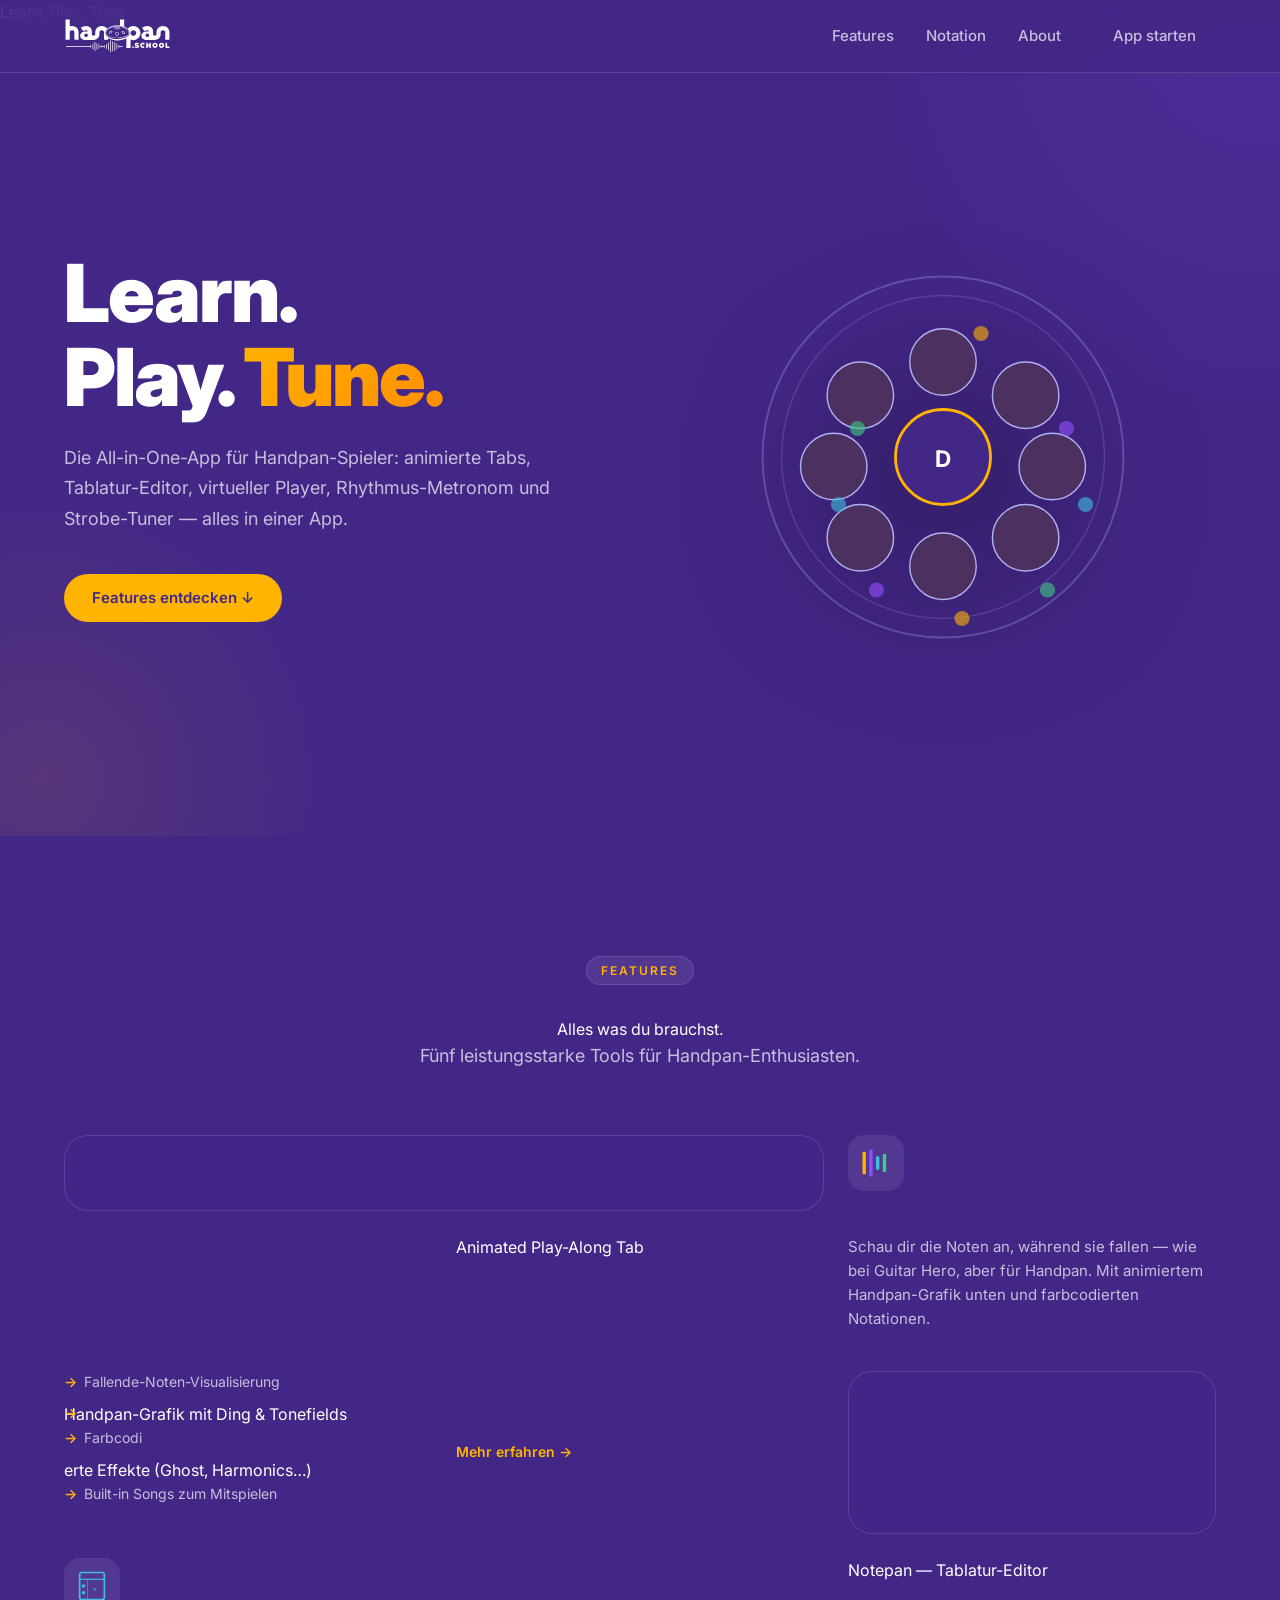
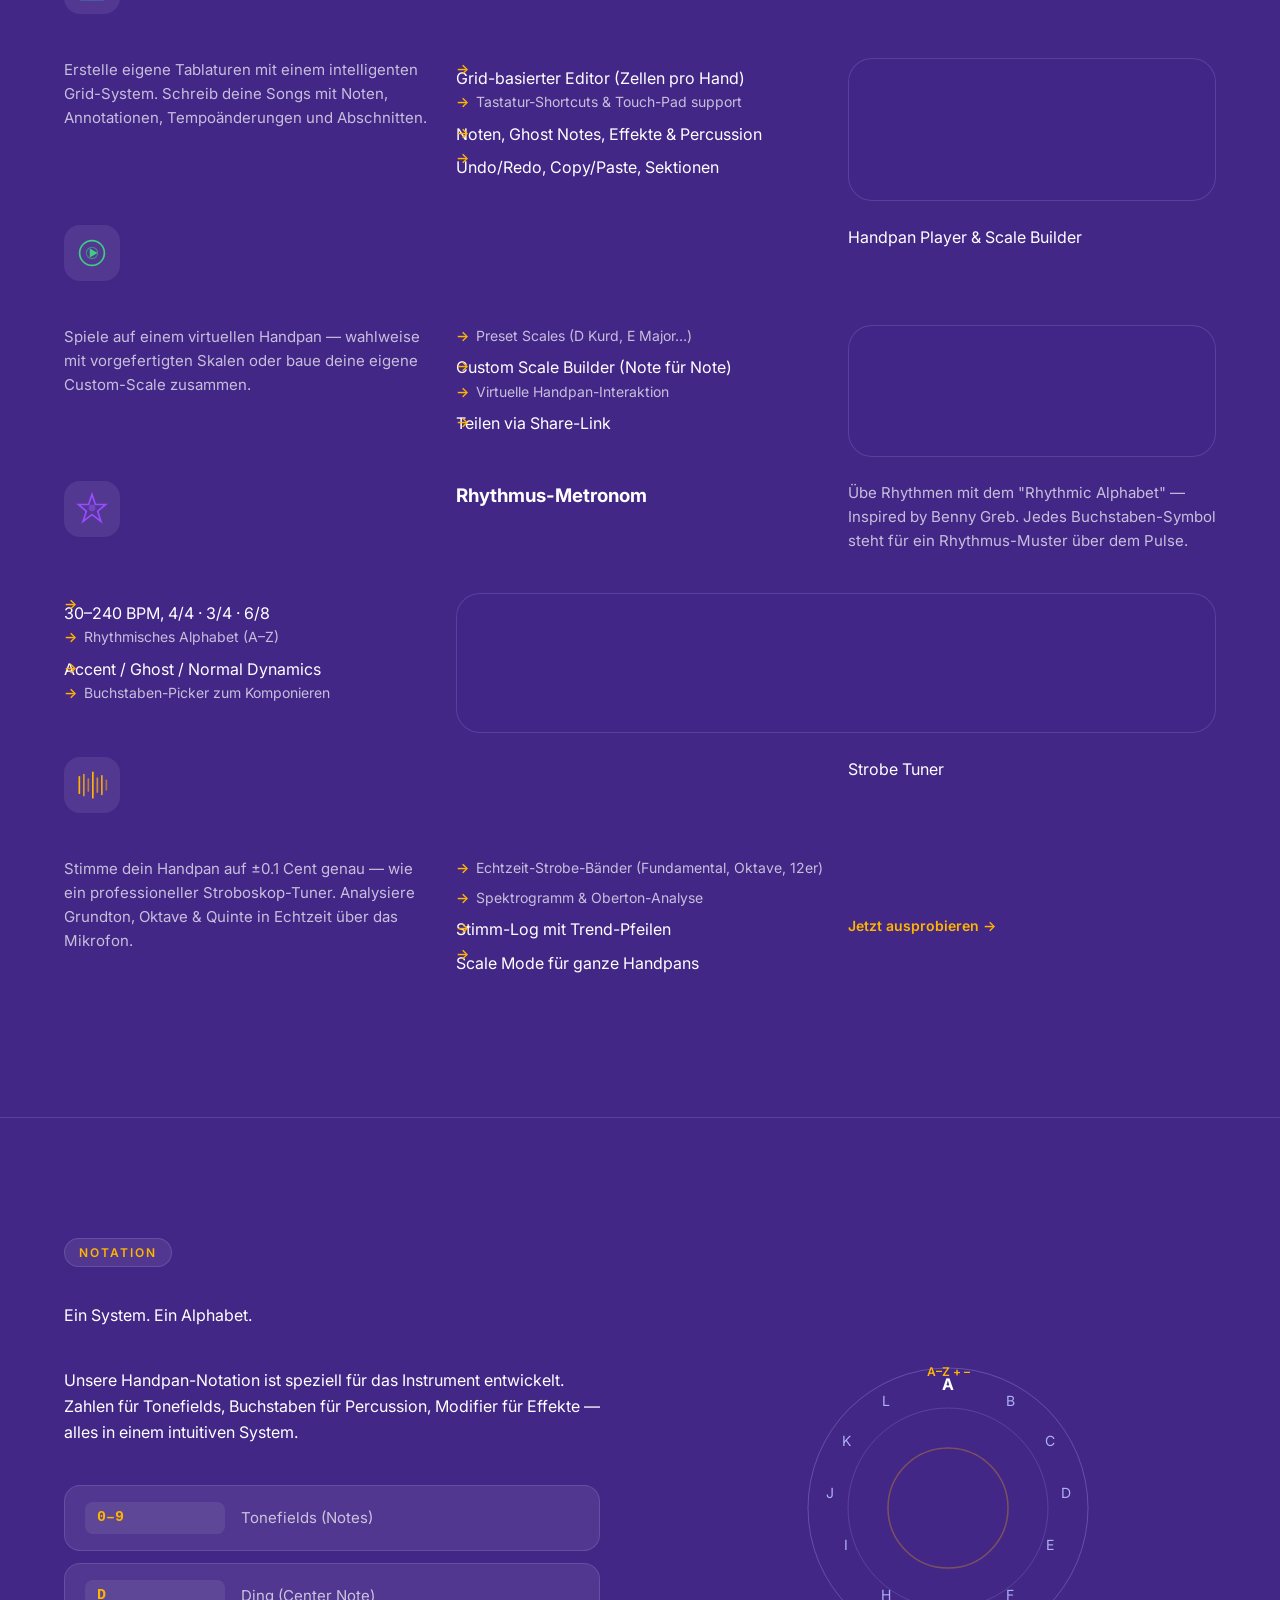
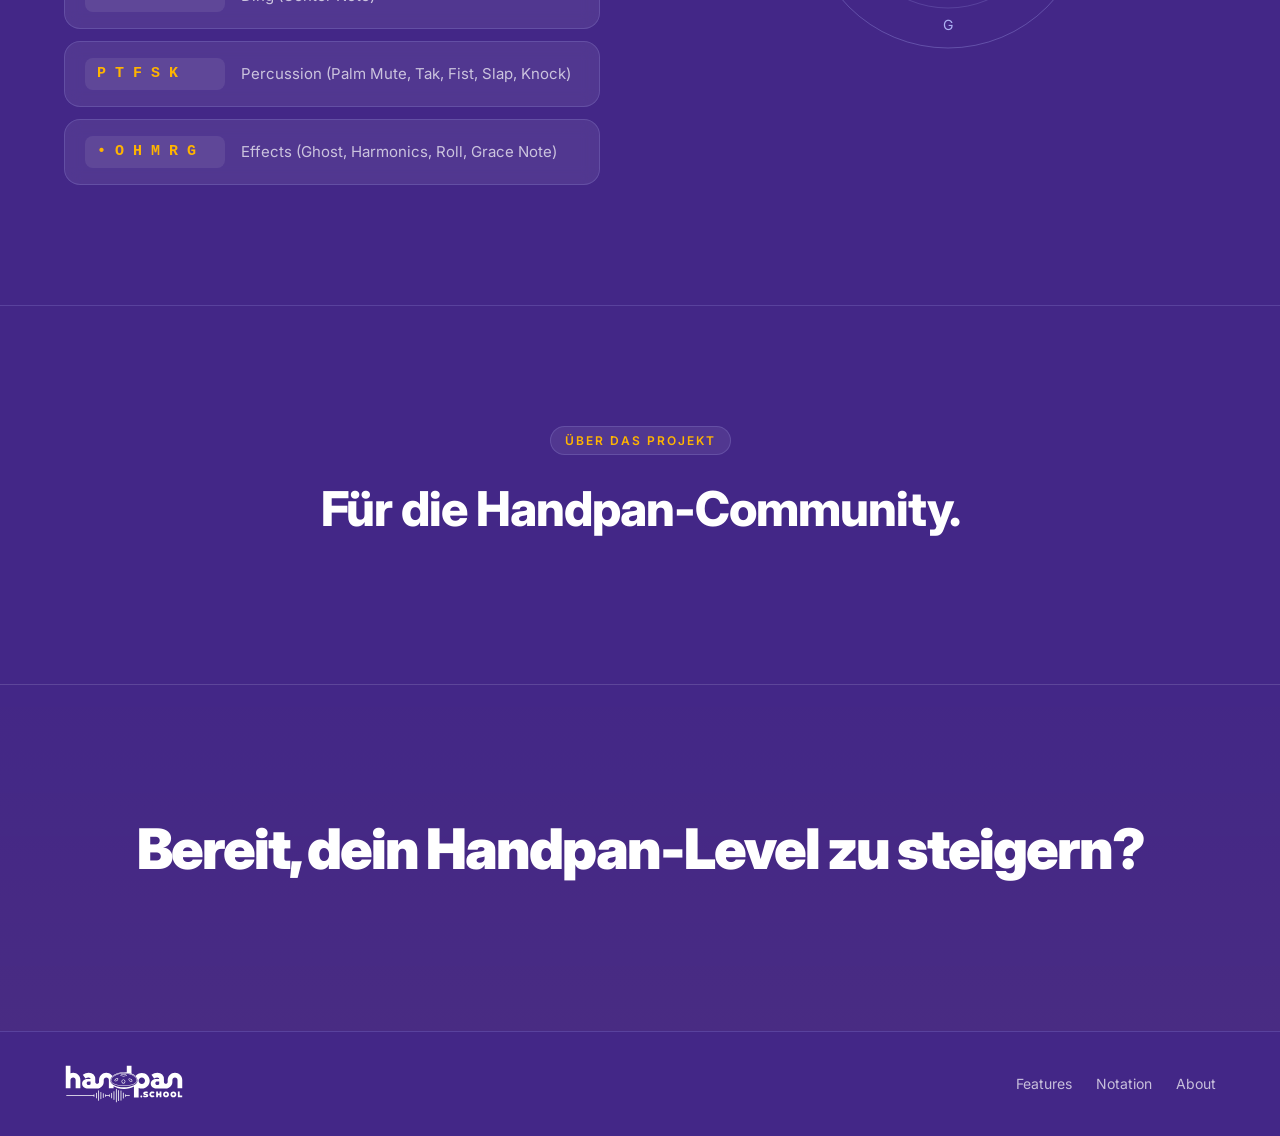
<file: index.html>
<!DOCTYPE html>
<html lang="de">
  <head>
    <meta charset="UTF-8" />
    <meta name="viewport" content="width=device-width, initial-scale=1.0" />
    <title>handpan.school —</title> Learn, Play, Tune</title>
    <link rel="stylesheet" href="style.css" />
    <link rel="preconnect" href="https://fonts.googleapis.com" />
    <link rel="preconnect" href="https://fonts.gstatic.com" crossorigin />
    <link
      href="https://fonts.googleapis.com/css2?family=Inter:wght@400;500;600;700;800;900&display=swap"
      rel="stylesheet"
    />
  </head>
  <body></body>
    <!-- ===== NAVBAR ===== -->
    <nav class="navbar">
      <div class="container nav-inner">
        <a href="#" class="nav-logo">
          <img
            src="assets/logo-white.svg"
            alt="handpan.school Logo"
            width="140"
            height="60"
            loading="eager"
          />
        </a>
        <button
          class="nav-toggle"
          id="navToggle"
          aria-label="Toggle menu"
        >
          <span></span><span></span><span></span>
        </button>
        <ul class="nav-links" id="navLinks">
          <li><a href="#features">Features</a></li>
          <li><a href="#notation">Notation</a></li>
          <li><a href="#about">About</a></li>
          <li><a href="#app" class="btn btn-sm">App starten</a></li>
        </ul>
      </div>
    </nav>

    <!-- ===== HERO ===== -->
    <header class="hero" id="hero">
      <div class="container hero-inner">
        <div class="hero-content">

          <h1 class="hero-title">
            Learn.<br />
            Play. <span class="highlight">Tune.</span>
          </h1>
          <p class="hero-subtitle">
            Die All-in-One-App für Handpan-Spieler: animierte Tabs, Tablatur-Editor, virtueller Player, Rhythmus-Metronom und Strobe-Tuner — alles in einer App.
          </p>
          <div class="hero-actions">
            <a href="#features" class="btn btn-primary">Features entdecken ↓</a>
          </div>
          <div class="hero-stats">


          </div>
        </div>
        <div class="hero-visual">
          <!-- Animated wave circles representing handpan -->
          <div class="handpan-graphic">
            <svg viewBox="0 0 400 400" fill="none" xmlns="http://www.w3.org/2000/svg">
              <!-- Outer circle -->
              <circle cx="200" cy="200" r="190" stroke="#ADB1F3" stroke-width="2" opacity="0.3" />
              <circle cx="200" cy="200" r="170" stroke="#ADB1F3" stroke-width="1.5" opacity="0.2" />
              
              <!-- Ding (center) -->
              <circle cx="200" cy="200" r="50" fill="#432787" stroke="#FFB400" stroke-width="3" />
              <text x="200" y="210" text-anchor="middle" fill="#FFFFFF" font-size="24" font-weight="bold">D</text>
              
              <!-- Tone fields around -->
              <circle cx="200" cy="100" r="35" fill="#4B3060" stroke="#ADB1F3" stroke-width="1.5" class="tone-field anim-pulse-1" />
              <circle cx="287" cy="135" r="35" fill="#4B3060" stroke="#ADB1F3" stroke-width="1.5" class="tone-field anim-pulse-2" />
              <circle cx="315" cy="210" r="35" fill="#4B3060" stroke="#ADB1F3" stroke-width="1.5" class="tone-field anim-pulse-3" />
              <circle cx="287" cy="285" r="35" fill="#4B3060" stroke="#ADB1F3" stroke-width="1.5" class="tone-field anim-pulse-4" />
              <circle cx="200" cy="315" r="35" fill="#4B3060" stroke="#ADB1F3" stroke-width="1.5" class="tone-field anim-pulse-5" />
              <circle cx="113" cy="285" r="35" fill="#4B3060" stroke="#ADB1F3" stroke-width="1.5" class="tone-field anim-pulse-6" />
              <circle cx="85" cy="210" r="35" fill="#4B3060" stroke="#ADB1F3" stroke-width="1.5" class="tone-field anim-pulse-7" />
              <circle cx="113" cy="135" r="35" fill="#4B3060" stroke="#ADB1F3" stroke-width="1.5" class="tone-field anim-pulse-8" />
              
              <!-- Small connecting dots -->
              <circle cx="240" cy="70" r="8" fill="#FFB400" opacity="0.6" class="anim-dot" />
              <circle cx="330" cy="170" r="8" fill="#974CFF" opacity="0.6" class="anim-dot" />
              <circle cx="350" cy="250" r="8" fill="#3DBFE2" opacity="0.6" class="anim-dot" />
              <circle cx="310" cy="340" r="8" fill="#3FCC86" opacity="0.6" class="anim-dot" />
              <circle cx="220" cy="370" r="8" fill="#FFB400" opacity="0.6" class="anim-dot" />
              <circle cx="130" cy="340" r="8" fill="#974CFF" opacity="0.6" class="anim-dot" />
              <circle cx="90" cy="250" r="8" fill="#3DBFE2" opacity="0.6" class="anim-dot" />
              <circle cx="110" cy="170" r="8" fill="#3FCC86" opacity="0.6" class="anim-dot" />
            </svg>
          </div>
        </div>
      </div>
    </header>

    <!-- ===== FEATURES ===== -->
    <section class="features" id="features">
      <div class="container">
        <div class="section-header">
          <span class="section-tag">Features</span>
          <h2></h2>Alles was du brauchst.</h2>
          <p>Fünf leistungsstarke Tools für Handpan-Enthusiasten.</p>
        </div>

        <div class="features-grid">
          <!-- Feature 1: Play-Along Tab -->
          <article class="feature-card feature-highlight" data-feature></article>
            <div class="feature-icon">
              <svg viewBox="0 0 64 64" fill="none">
                <rect x="8" y="12" width="6" height="40" rx="2" fill="#FFB400" class="bar bar-1" />
                <rect x="20" y="8" width="6" height="48" rx="2" fill="#974CFF" class="bar bar-2" />
                <rect x="32" y="20" width="6" height="24" rx="2" fill="#3DBFE2" class="bar bar-3" />
                <rect x="44" y="16" width="6" height="32" rx="2" fill="#3FCC86" class="bar bar-4" />
              </svg>
            </div>
            <h3></h3>Animated Play-Along Tab</h3>
            <p class="feature-desc">
              Schau dir die Noten an, während sie fallen — wie bei Guitar Hero, aber für Handpan. Mit animiertem Handpan-Grafik unten und farbcodierten Notationen.
            </p>
            <ul class="feature-list">
              <li>Fallende-Noten-Visualisierung</li>
              <li></li>Handpan-Grafik mit Ding & Tonefields</li>
              <li>Farbcodi</li>erte Effekte (Ghost, Harmonics…)</li>
              <li>Built-in Songs zum Mitspielen</li>
            </ul>
            <a href="#notation" class="feature-link">Mehr erfahren →</a>
          </article>

          <!-- Feature 2: Notepan -->
          <article class="feature-card" data-feature></article>
            <div class="feature-icon icon-blue">
              <svg viewBox="0 0 64 64" fill="none">
                <rect x="10" y="8" width="44" height="48" rx="4" stroke="#3DBFE2" stroke-width="3" />
                <line x1="10" y1="20" x2="54" y2="20" stroke="#3DBFE2" stroke-width="2" />
                <line x1="24" y1="20" x2="24" y2="56" stroke="#3DBFE2" stroke-width="2" opacity="0.5" />
                <circle cx="17" cy="32" r="3" fill="#3DBFE2" />
                <circle cx="17" cy="44" r="3" fill="#3DBFE2" />
                <circle cx="37" cy="38" r="3" fill="#3DBFE2" opacity="0.5" />
              </svg>
            </div>
            <h3></h3>Notepan — Tablatur-Editor</h3>
            <p class="feature-desc">
              Erstelle eigene Tablaturen mit einem intelligenten Grid-System. Schreib deine Songs mit Noten, Annotationen, Tempoänderungen und Abschnitten.
            </p>
            <ul class="feature-list">
              <li></li>Grid-basierter Editor (Zellen pro Hand)</li>
              <li>Tastatur-Shortcuts & Touch-Pad support</li>
              <li></li>Noten, Ghost Notes, Effekte & Percussion</li>
              <li></li>Undo/Redo, Copy/Paste, Sektionen</li>
            </ul>
          </article>

          <!-- Feature 3: Handpan Player -->
          <article class="feature-card" data-feature></article>
            <div class="feature-icon icon-green">
              <svg viewBox="0 0 64 64" fill="none">
                <circle cx="32" cy="32" r="22" stroke="#3FCC86" stroke-width="3" />
                <circle cx="32" cy="32" r="10" stroke="#3FCC86" stroke-width="2" opacity="0.5" />
                <path d="M28 24 L42 32 L28 40Z" fill="#3FCC86" />
              </svg>
            </div>
            <h3></h3>Handpan Player & Scale Builder</h3>
            <p class="feature-desc">
              Spiele auf einem virtuellen Handpan — wahlweise mit vorgefertigten Skalen oder baue deine eigene Custom-Scale zusammen.
            </p>
            <ul class="feature-list">
              <li>Preset Scales (D Kurd, E Major…)</li>
              <li></li>Custom Scale Builder (Note für Note)</li>
              <li>Virtuelle Handpan-Interaktion</li>
              <li></li>Teilen via Share-Link</li>
            </ul>
          </article>

          <!-- Feature 4: Metronome -->
          <article class="feature-card" data-feature></article>
            <div class="feature-icon icon-purple">
              <svg viewBox="0 0 64 64" fill="none">
                <polygon points="32,6 38,24 56,24 42,36 48,54 32,42 16,54 22,36 8,24 26,24" stroke="#974CFF" stroke-width="3" fill="none" />
                <circle cx="32" cy="30" r="6" fill="#974CFF" opacity="0.5" />
              </svg>
            </div>
            <h3>Rhythmus-Metronom</h3>
            <p class="feature-desc">
              Übe Rhythmen mit dem "Rhythmic Alphabet" — Inspired by Benny Greb. Jedes Buchstaben-Symbol steht für ein Rhythmus-Muster über dem Pulse.
            </p>
            <ul class="feature-list">
              <li></li>30–240 BPM, 4/4 · 3/4 · 6/8</li>
              <li>Rhythmisches Alphabet (A–Z)</li>
              <li></li>Accent / Ghost / Normal Dynamics</li>
              <li>Buchstaben-Picker zum Komponieren</li>
            </ul>
          </article>

          <!-- Feature 5: Strobe Tuner -->
          <article class="feature-card feature-highlight" data-feature></article>
            <div class="feature-icon icon-orange">
              <svg viewBox="0 0 64 64" fill="none">
                <rect x="8" y="16" width="3" height="32" rx="1.5" fill="#FFB400" />
                <rect x="16" y="12" width="3" height="40" rx="1.5" fill="#FFB400" opacity="0.8" />
                <rect x="24" y="20" width="3" height="24" rx="1.5" fill="#FFB400" opacity="0.6" />
                <rect x="32" y="8" width="3" height="48" rx="1.5" fill="#FFB400" />
                <rect x="40" y="18" width="3" height="28" rx="1.5" fill="#FFB400" opacity="0.7" />
                <rect x="48" y="14" width="3" height="36" rx="1.5" fill="#FFB400" opacity="0.9" />
                <rect x="56" y="22" width="3" height="20" rx="1.5" fill="#FFB400" opacity="0.5" />
              </svg>
            </div>
            <h3></h3>Strobe Tuner</h3>
            <p class="feature-desc">
              Stimme dein Handpan auf ±0.1 Cent genau — wie ein professioneller Stroboskop-Tuner. Analysiere Grundton, Oktave & Quinte in Echtzeit über das Mikrofon.
            </p>
            <ul class="feature-list">
              <li>Echtzeit-Strobe-Bänder (Fundamental, Oktave, 12er)</li>
              <li>Spektrogramm & Oberton-Analyse</li>
              <li></li>Stimm-Log mit Trend-Pfeilen</li>
              <li></li>Scale Mode für ganze Handpans</li>
            </ul>
            <a href="#app" class="feature-link">Jetzt ausprobieren →</a>
          </article>
        </div>
      </div>
    </section>

    <!-- ===== NOTATION SECTION ===== -->
    <section class="notation" id="notation">
      <div class="container notation-inner">
        <div class="notation-content">
          <span class="section-tag">Notation</span>
          <h2></h2>Ein System. Ein Alphabet.</h2>
          <p></p>
            Unsere Handpan-Notation ist speziell für das Instrument entwickelt. 
            Zahlen für Tonefields, Buchstaben für Percussion, Modifier für Effekte — alles in einem intuitiven System.
          </p>
          
          <div class="notation-grid">
            <div class="notation-item">
              <span class="notation-key">0–9</span>
              <span class="notation-value">Tonefields (Notes)</span>
            </div>
            <div class="notation-item">
              <span class="notation-key">D</span>
              <span class="notation-value">Ding (Center Note)</span>
            </div>
            <div class="notation-item">
              <span class="notation-key">P T F S K</span>
              <span class="notation-value">Percussion (Palm Mute, Tak, Fist, Slap, Knock)</span>
            </div>
            <div class="notation-item">
              <span class="notation-key">• O H M R G</span>
              <span class="notation-value">Effects (Ghost, Harmonics, Roll, Grace Note)</span>
            </div>
          </div>
        </div>
        <div class="notation-visual">
          <div class="alphabet-wheel">
            <!-- Alphabet visualization -->
            <svg viewBox="0 0 320 320" fill="none" xmlns="http://www.w3.org/2000/svg">
              <circle cx="160" cy="160" r="140" stroke="#ADB1F3" stroke-width="1" opacity="0.3" />
              <circle cx="160" cy="160" r="100" stroke="#ADB1F3" stroke-width="1" opacity="0.2" />
              <circle cx="160" cy="160" r="60" stroke="#FFB400" stroke-width="1.5" opacity="0.3" />
              
              <!-- A-Z letters around -->
              <text x="160" y="42" text-anchor="middle" fill="#FFFFFF" font-size="16" font-weight="bold">A</text>
              <text x="222" y="58" text-anchor="middle" fill="#ADB1F3" font-size="14">B</text>
              <text x="262" y="98" text-anchor="middle" fill="#ADB1F3" font-size="14">C</text>
              <text x="278" y="150" text-anchor="middle" fill="#ADB1F3" font-size="14">D</text>
              <text x="262" y="202" text-anchor="middle" fill="#ADB1F3" font-size="14">E</text>
              <text x="222" y="252" text-anchor="middle" fill="#ADB1F3" font-size="14">F</text>
              <text x="160" y="282" text-anchor="middle" fill="#ADB1F3" font-size="14">G</text>
              <text x="98" y="252" text-anchor="middle" fill="#ADB1F3" font-size="14">H</text>
              <text x="58" y="202" text-anchor="middle" fill="#ADB1F3" font-size="14">I</text>
              <text x="42" y="150" text-anchor="middle" fill="#ADB1F3" font-size="14">J</text>
              <text x="58" y="98" text-anchor="middle" fill="#ADB1F3" font-size="14">K</text>
              <text x="98" y="58" text-anchor="middle" fill="#ADB1F3" font-size="14">L</text>
              <text x="160" y="28" text-anchor="middle" fill="#FFB400" font-size="12" font-weight="600">A–Z + –</text>
            </svg>
          </div>
        </div>
      </div>
    </section>

    <!-- ===== ABOUT SECTION ===== -->
    <section class="about" id="about">
      <div class="container">
        <div class="about-header">
          <span class="section-tag">Über das Projekt</span>
          <h2>Für die Handpan-Community.</h2>

        </div>




      </div>
    </section>

    <!-- ===== CTA SECTION ===== -->
    <section class="cta" id="app">
      <div class="container cta-inner">
        <h2>Bereit, dein Handpan-Level zu steigern?</h2>

        <div class="cta-actions">

        </div>
      </div>
    </section>

    <!-- ===== FOOTER ===== -->
    <footer class="footer">
      <div class="container footer-inner">
        <div class="footer-left">
          <img
            src="assets/logo-white.svg"
            alt="handpan.school"
            width="120"
            height="48"
            loading="lazy"
          />

        </div>
        <div class="footer-right">
          <a href="#features">Features</a>
          <a href="#notation">Notation</a>
          <a href="#about">About</a>
        </div>
      </div>
    </footer>

    <script src="script.js"></script>
  </body>
</html>
</file>
<file: style.css>
/* ===== CSS Variables & Reset ===== */
:root {
  /* Brand Colors */
  --primary: #432787;
  --primary-dark: #4B3060;
  --secondary: #ADB1F3;
  --accent: #FFB400;
  --purple: #974CFF;
  --green: #3FCC86;
  --blue: #3DBFE2;
  --red: #FF5151;

  /* Light Mode */
  --bg: #432787;
  --bg-card: rgba(67, 39, 135, 0.6);
  --bg-glass: rgba(255, 255, 255, 0.08);
  --text: #FFFFFF;
  --text-muted: rgba(255, 255, 255, 0.7);
  --border: rgba(173, 177, 243, 0.2);
  --shadow: rgba(0, 0, 0, 0.2);

  /* Typography */
  --font-family: 'Inter', -apple-system, BlinkMacSystemFont, sans-serif;
  --radius-sm: 8px;
  --radius-md: 16px;
  --radius-lg: 24px;
  --radius-xl: 32px;

  /* Spacing */
  --container-max: 1200px;
  --section-gap: 120px;
}

@media (prefers-color-scheme: dark) {
  :root {
    --bg: #111111;
    --bg-card: rgba(17, 17, 17, 0.8);
    --bg-glass: rgba(255, 255, 255, 0.04);
    --text: #FFDDEE;
    --text-muted: rgba(255, 221, 238, 0.6);
    --border: rgba(67, 39, 135, 0.3);
    --shadow: rgba(0, 0, 0, 0.4);
  }
}

/* Dark Mode Override via class */
[data-theme="dark"] {
  --bg: #111111;
  --bg-card: rgba(17, 17, 17, 0.8);
  --bg-glass: rgba(255, 255, 255, 0.04);
  --text: #FFDDEE;
  --text-muted: rgba(255, 221, 238, 0.6);
  --border: rgba(67, 39, 135, 0.3);
}

*, *::before, *::after {
  margin: 0;
  padding: 0;
  box-sizing: border-box;
}

html {
  scroll-behavior: smooth;
  scroll-padding-top: 80px;
}

body {
  font-family: var(--font-family);
  background-color: var(--bg);
  color: var(--text);
  line-height: 1.6;
  overflow-x: hidden;
  transition: background-color 0.4s ease, color 0.4s ease;
}

a {
  color: inherit;
  text-decoration: none;
}

img {
  max-width: 100%;
  height: auto;
  display: block;
}

/* ===== Container ===== */
.container {
  width: 100%;
  max-width: var(--container-max);
  margin: 0 auto;
  padding: 0 24px;
}

/* ===== Navbar ===== */
.navbar {
  position: fixed;
  top: 0;
  left: 0;
  right: 0;
  z-index: 1000;
  background: rgba(67, 39, 135, 0.85);
  backdrop-filter: blur(20px);
  -webkit-backdrop-filter: blur(20px);
  border-bottom: 1px solid var(--border);
  transition: all 0.3s ease;
}

@media (prefers-color-scheme: dark) {
  .navbar {
    background: rgba(17, 17, 17, 0.9);
  }
}

[data-theme="dark"] .navbar {
  background: rgba(17, 17, 17, 0.9);
}

.nav-inner {
  display: flex;
  align-items: center;
  justify-content: space-between;
  height: 72px;
}

.nav-logo img {
  height: 36px;
  width: auto;
}

.nav-links {
  display: flex;
  align-items: center;
  gap: 32px;
  list-style: none;
}

.nav-links a {
  font-size: 15px;
  font-weight: 500;
  color: var(--text-muted);
  transition: color 0.2s ease;
  position: relative;
}

.nav-links a:hover {
  color: var(--accent);
}

.nav-toggle {
  display: none;
  flex-direction: column;
  gap: 5px;
  background: none;
  border: none;
  cursor: pointer;
  padding: 8px;
}

.nav-toggle span {
  width: 24px;
  height: 2px;
  background: var(--text);
  transition: all 0.3s ease;
  border-radius: 2px;
}

/* ===== Buttons ===== */
.btn {
  display: inline-flex;
  align-items: center;
  gap: 8px;
  padding: 12px 28px;
  font-size: 15px;
  font-weight: 600;
  border-radius: var(--radius-xl);
  transition: all 0.3s ease;
  cursor: pointer;
  border: none;
  font-family: inherit;
}

.btn-sm {
  padding: 8px 20px;
  font-size: 14px;
}

.btn-lg {
  padding: 16px 36px;
  font-size: 17px;
}

.btn-primary {
  background: var(--accent);
  color: var(--primary);
}

.btn-primary:hover {
  background: #ffc53d;
  transform: translateY(-2px);
  box-shadow: 0 8px 30px rgba(255, 180, 0, 0.3);
}

.btn-ghost {
  background: transparent;
  color: var(--text);
  border: 2px solid var(--border);
}

.btn-ghost:hover {
  border-color: var(--accent);
  color: var(--accent);
}

.btn-outline {
  background: transparent;
  color: var(--text);
  border: 2px solid var(--secondary);
}

.btn-outline:hover {
  background: var(--secondary);
  color: var(--primary);
}

/* ===== Hero ===== */
.hero {
  padding: 140px 0 80px;
  min-height: 90vh;
  display: flex;
  align-items: center;
  position: relative;
  overflow: hidden;
}

.hero::before {
  content: '';
  position: absolute;
  top: -50%;
  right: -30%;
  width: 800px;
  height: 800px;
  background: radial-gradient(circle, rgba(151, 76, 255, 0.15) 0%, transparent 70%);
  pointer-events: none;
}

.hero::after {
  content: '';
  position: absolute;
  bottom: -30%;
  left: -20%;
  width: 600px;
  height: 600px;
  background: radial-gradient(circle, rgba(255, 180, 0, 0.1) 0%, transparent 70%);
  pointer-events: none;
}

.hero-inner {
  display: grid;
  grid-template-columns: 1fr 1fr;
  gap: 60px;
  align-items: center;
  position: relative;
  z-index: 1;
}

.hero-badge {
  display: inline-block;
  padding: 6px 16px;
  background: var(--bg-glass);
  border: 1px solid var(--border);
  border-radius: var(--radius-xl);
  font-size: 13px;
  font-weight: 500;
  color: var(--accent);
  margin-bottom: 24px;
  backdrop-filter: blur(10px);
}

.hero-title {
  font-size: clamp(48px, 7vw, 80px);
  font-weight: 900;
  line-height: 1.05;
  margin-bottom: 24px;
  letter-spacing: -2px;
}

.highlight {
  background: linear-gradient(135deg, var(--accent), #ff8c00);
  -webkit-background-clip: text;
  -webkit-text-fill-color: transparent;
  background-clip: text;
}

.hero-subtitle {
  font-size: 18px;
  color: var(--text-muted);
  margin-bottom: 40px;
  max-width: 500px;
  line-height: 1.7;
}

.hero-actions {
  display: flex;
  gap: 16px;
  flex-wrap: wrap;
  margin-bottom: 48px;
}

.hero-stats {
  display: flex;
  gap: 40px;
}

.stat {
  text-align: left;
}

.stat strong {
  display: block;
  font-size: 28px;
  font-weight: 800;
  color: var(--accent);
}

.stat span {
  font-size: 14px;
  color: var(--text-muted);
}

/* Hero Visual - Handpan Graphic */
.hero-visual {
  display: flex;
  justify-content: center;
  align-items: center;
}

.handpan-graphic svg {
  width: 380px;
  height: 380px;
  filter: drop-shadow(0 20px 60px rgba(0, 0, 0, 0.3));
}

.tone-field {
  transition: transform 0.3s ease;
}

.tone-field:hover {
  transform: scale(1.1);
}

/* ===== Section Header ===== */
.section-header {
  text-align: center;
  margin-bottom: 64px;
}

.section-tag {
  display: inline-block;
  padding: 4px 14px;
  background: var(--bg-glass);
  border: 1px solid var(--border);
  border-radius: var(--radius-xl);
  font-size: 12px;
  font-weight: 600;
  text-transform: uppercase;
  letter-spacing: 2px;
  color: var(--accent);
  margin-bottom: 16px;
}

.section-header h2 {
  font-size: clamp(32px, 5vw, 48px);
  font-weight: 800;
  margin-bottom: 16px;
  letter-spacing: -1px;
}

.section-header p {
  font-size: 18px;
  color: var(--text-muted);
  max-width: 600px;
  margin: 0 auto;
}

/* ===== Features Grid ===== */
.features {
  padding: var(--section-gap) 0;
  position: relative;
}

.features-grid {
  display: grid;
  grid-template-columns: repeat(3, 1fr);
  gap: 24px;
}

.feature-card {
  background: var(--bg-card);
  border: 1px solid var(--border);
  border-radius: var(--radius-lg);
  padding: 32px;
  backdrop-filter: blur(12px);
  transition: all 0.4s ease;
  position: relative;
  overflow: hidden;
}

.feature-card::before {
  content: '';
  position: absolute;
  top: 0;
  left: 0;
  right: 0;
  height: 3px;
  background: linear-gradient(90deg, var(--accent), var(--purple));
  opacity: 0;
  transition: opacity 0.3s ease;
}

.feature-card:hover {
  transform: translateY(-8px);
  border-color: rgba(173, 177, 243, 0.4);
  box-shadow: 0 20px 60px var(--shadow);
}

.feature-card:hover::before {
  opacity: 1;
}

.feature-highlight {
  grid-column: span 2;
}

/* Feature Icon */
.feature-icon {
  width: 56px;
  height: 56px;
  background: var(--bg-glass);
  border-radius: var(--radius-md);
  display: flex;
  align-items: center;
  justify-content: center;
  margin-bottom: 20px;
}

.feature-icon svg {
  width: 36px;
  height: 36px;
}

.icon-blue svg { fill: none; }
.icon-green svg { fill: none; }
.icon-purple svg { fill: none; }
.icon-orange svg { fill: none; }

.feature-card h3 {
  font-size: 20px;
  font-weight: 700;
  margin-bottom: 12px;
}

.feature-desc {
  font-size: 15px;
  color: var(--text-muted);
  margin-bottom: 16px;
  line-height: 1.6;
}

.feature-list {
  list-style: none;
  margin-bottom: 20px;
}

.feature-list li {
  position: relative;
  padding-left: 20px;
  font-size: 14px;
  color: var(--text-muted);
  margin-bottom: 8px;
}

.feature-list li::before {
  content: '→';
  position: absolute;
  left: 0;
  color: var(--accent);
  font-weight: 600;
}

.feature-link {
  font-size: 14px;
  font-weight: 600;
  color: var(--accent);
  display: inline-flex;
  align-items: center;
  transition: gap 0.2s ease;
}

.feature-link:hover {
  gap: 4px;
}

/* ===== Notation Section ===== */
.notation {
  padding: var(--section-gap) 0;
  border-top: 1px solid var(--border);
}

.notation-inner {
  display: grid;
  grid-template-columns: 1fr 1fr;
  gap: 80px;
  align-items: center;
}

.notation-content h2 {
  font-size: clamp(32px, 5vw, 48px);
  font-weight: 800;
  margin-bottom: 20px;
  letter-spacing: -1px;
}

.notation-content p {
  font-size: 17px;
  color: var(--text-muted);
  line-height: 1.7;
  margin-bottom: 40px;
}

.notation-grid {
  display: grid;
  grid-template-columns: 1fr;
  gap: 12px;
}

.notation-item {
  display: flex;
  align-items: center;
  gap: 16px;
  padding: 16px 20px;
  background: var(--bg-glass);
  border: 1px solid var(--border);
  border-radius: var(--radius-md);
  backdrop-filter: blur(8px);
}

.notation-key {
  min-width: 140px;
  font-family: 'Courier New', monospace;
  font-weight: 700;
  font-size: 15px;
  color: var(--accent);
  background: var(--bg-glass);
  padding: 4px 12px;
  border-radius: var(--radius-sm);
}

.notation-value {
  font-size: 15px;
  color: var(--text-muted);
}

.notation-visual {
  display: flex;
  justify-content: center;
}

.alphabet-wheel svg {
  width: 320px;
  height: 320px;
  animation: spin-slow 60s linear infinite;
}

/* ===== About Section ===== */
.about {
  padding: var(--section-gap) 0;
  border-top: 1px solid var(--border);
  text-align: center;
}

.about-header h2 {
  font-size: clamp(32px, 5vw, 48px);
  font-weight: 800;
  margin-bottom: 16px;
  letter-spacing: -1px;
}

.about-header p {
  font-size: 17px;
  color: var(--text-muted);
  max-width: 700px;
  margin: 0 auto 48px;
  line-height: 1.7;
}

.tech-badges {
  display: flex;
  justify-content: center;
  gap: 12px;
  flex-wrap: wrap;
  margin-bottom: 40px;
}

.badge {
  padding: 8px 18px;
  font-size: 13px;
  font-weight: 600;
  border-radius: var(--radius-xl);
  border: 1px solid var(--border);
  background: var(--bg-glass);
  backdrop-filter: blur(8px);
}

.badge:hover {
  border-color: var(--accent);
  color: var(--accent);
}

.about-links {
  display: flex;
  justify-content: center;
  gap: 16px;
  flex-wrap: wrap;
}

/* ===== CTA Section ===== */
.cta {
  padding: var(--section-gap) 0;
  border-top: 1px solid var(--border);
  background: linear-gradient(180deg, transparent 0%, rgba(255, 180, 0, 0.03) 100%);
}

.cta-inner {
  text-align: center;
}

.cta-inner h2 {
  font-size: clamp(36px, 5vw, 56px);
  font-weight: 900;
  margin-bottom: 16px;
  letter-spacing: -2px;
}

.cta-inner p {
  font-size: 18px;
  color: var(--text-muted);
  margin-bottom: 40px;
  max-width: 500px;
  margin-left: auto;
  margin-right: auto;
}

.cta-actions {
  display: flex;
  justify-content: center;
  gap: 16px;
  flex-wrap: wrap;
}

/* ===== Footer ===== */
.footer {
  padding: 32px 0;
  border-top: 1px solid var(--border);
}

.footer-inner {
  display: flex;
  justify-content: space-between;
  align-items: center;
}

.footer-left p {
  font-size: 14px;
  color: var(--text-muted);
  margin-top: 8px;
}

.footer-right {
  display: flex;
  gap: 24px;
}

.footer-right a {
  font-size: 14px;
  color: var(--text-muted);
  transition: color 0.2s ease;
}

.footer-right a:hover {
  color: var(--accent);
}

/* ===== Animations ===== */
@keyframes pulse-1 {
  0%, 100% { transform: scale(1); opacity: 1; }
  50% { transform: scale(1.05); opacity: 0.8; }
}

@keyframes pulse-2 {
  0%, 100% { transform: scale(1); opacity: 0.9; }
  50% { transform: scale(1.08); opacity: 0.7; }
}

@keyframes pulse-3 {
  0%, 100% { transform: scale(1); opacity: 1; }
  50% { transform: scale(1.03); opacity: 0.85; }
}

@keyframes pulse-4 {
  0%, 100% { transform: scale(1); opacity: 0.9; }
  50% { transform: scale(1.06); opacity: 0.75; }
}

@keyframes dot-float {
  0%, 100% { transform: translateY(0) scale(1); }
  50% { transform: translateY(-8px) scale(1.2); }
}

.anim-pulse-1 { animation: pulse-1 3s ease-in-out infinite; }
.anim-pulse-2 { animation: pulse-2 3.5s ease-in-out infinite 0.3s; }
.anim-pulse-3 { animation: pulse-3 4s ease-in-out infinite 0.6s; }
.anim-pulse-4 { animation: pulse-4 2.8s ease-in-out infinite 0.9s; }

.anim-dot { animation: dot-float 2s ease-in-out infinite; }

.bar { animation: bar-bounce 1.5s ease-in-out infinite; }
.bar-1 { animation-delay: 0s; }
.bar-2 { animation-delay: 0.15s; }
.bar-3 { animation-delay: 0.3s; }
.bar-4 { animation-delay: 0.45s; }

@keyframes bar-bounce {
  0%, 100% { transform: scaleY(1); }
  50% { transform: scaleY(0.7); }
}

@keyframes spin-slow {
  from { transform: rotate(0deg); }
  to { transform: rotate(360deg); }
}

/* Fade-in Animation */
.animate-on-scroll {
  opacity: 0;
  transform: translateY(30px);
  transition: opacity 0.6s ease, transform 0.6s ease;
}

.animate-on-scroll.visible {
  opacity: 1;
  transform: translateY(0);
}

/* ===== Responsive ===== */
@media (max-width: 1024px) {
  .features-grid {
    grid-template-columns: repeat(2, 1fr);
  }
  
  .feature-highlight {
    grid-column: span 2;
  }
}

@media (max-width: 768px) {
  :root {
    --section-gap: 80px;
  }

  .nav-links {
    position: fixed;
    top: 72px;
    left: 0;
    right: 0;
    background: rgba(67, 39, 135, 0.98);
    backdrop-filter: blur(20px);
    flex-direction: column;
    padding: 32px;
    gap: 24px;
    transform: translateY(-120%);
    transition: transform 0.3s ease;
    border-bottom: 1px solid var(--border);
  }

  [data-theme="dark"] .nav-links {
    background: rgba(17, 17, 17, 0.98);
  }

  .nav-links.open {
    transform: translateY(0);
  }

  .nav-toggle {
    display: flex;
  }

  .nav-toggle.active span:nth-child(1) {
    transform: rotate(45deg) translate(5px, 5px);
  }

  .nav-toggle.active span:nth-child(2) {
    opacity: 0;
  }

  .nav-toggle.active span:nth-child(3) {
    transform: rotate(-45deg) translate(5px, -5px);
  }

  .hero-inner {
    grid-template-columns: 1fr;
    text-align: center;
  }

  .hero-subtitle {
    margin-left: auto;
    margin-right: auto;
  }

  .hero-actions {
    justify-content: center;
  }

  .hero-stats {
    justify-content: center;
  }

  .handpan-graphic svg {
    width: 280px;
    height: 280px;
  }

  .features-grid {
    grid-template-columns: 1fr;
  }

  .feature-highlight {
    grid-column: span 1;
  }

  .notation-inner {
    grid-template-columns: 1fr;
    gap: 40px;
  }

  .notation-visual {
    order: -1;
  }

  .alphabet-wheel svg {
    width: 250px;
    height: 250px;
  }

  .footer-inner {
    flex-direction: column;
    gap: 20px;
    text-align: center;
  }

  .footer-right {
    justify-content: center;
  }
}

@media (max-width: 480px) {
  .hero-title {
    font-size: 36px;
    letter-spacing: -1px;
  }

  .hero-stats {
    flex-direction: column;
    gap: 20px;
  }

  .btn-lg {
    padding: 14px 28px;
    font-size: 15px;
  }
}
</file>
